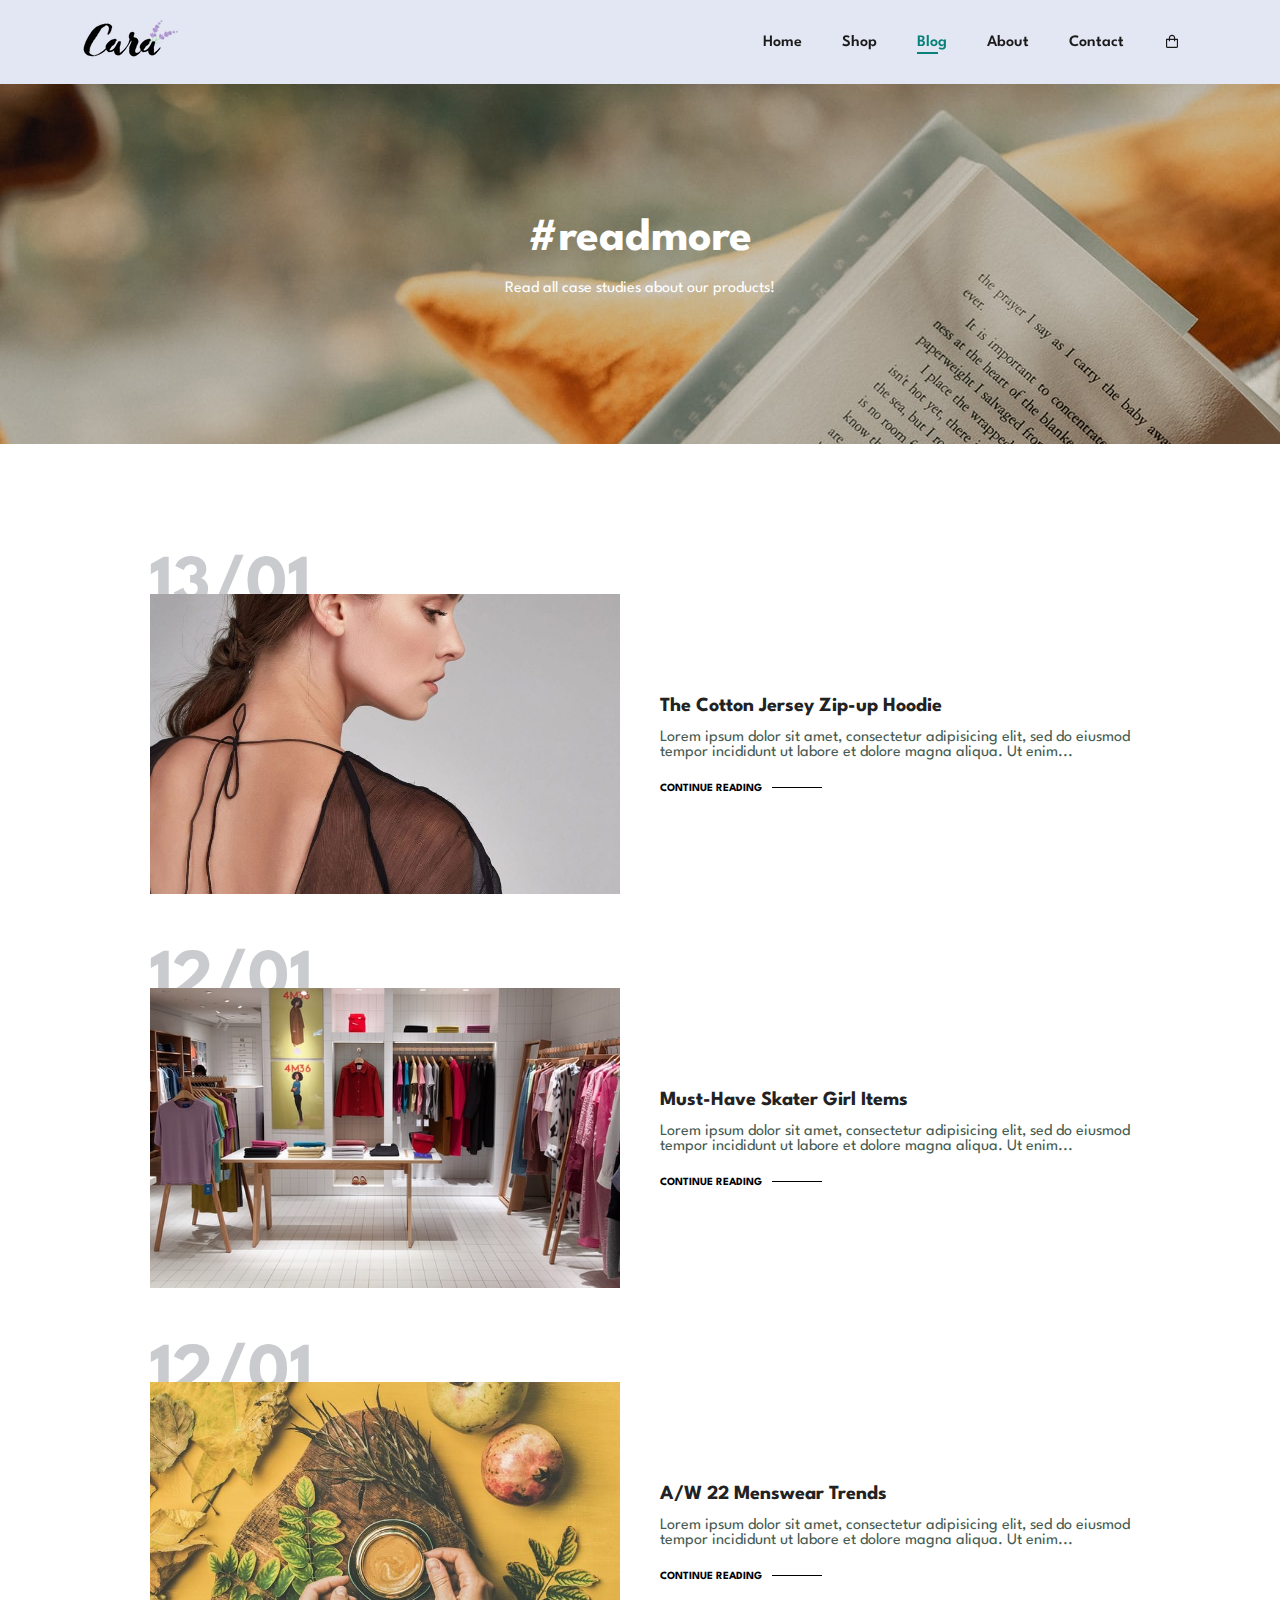
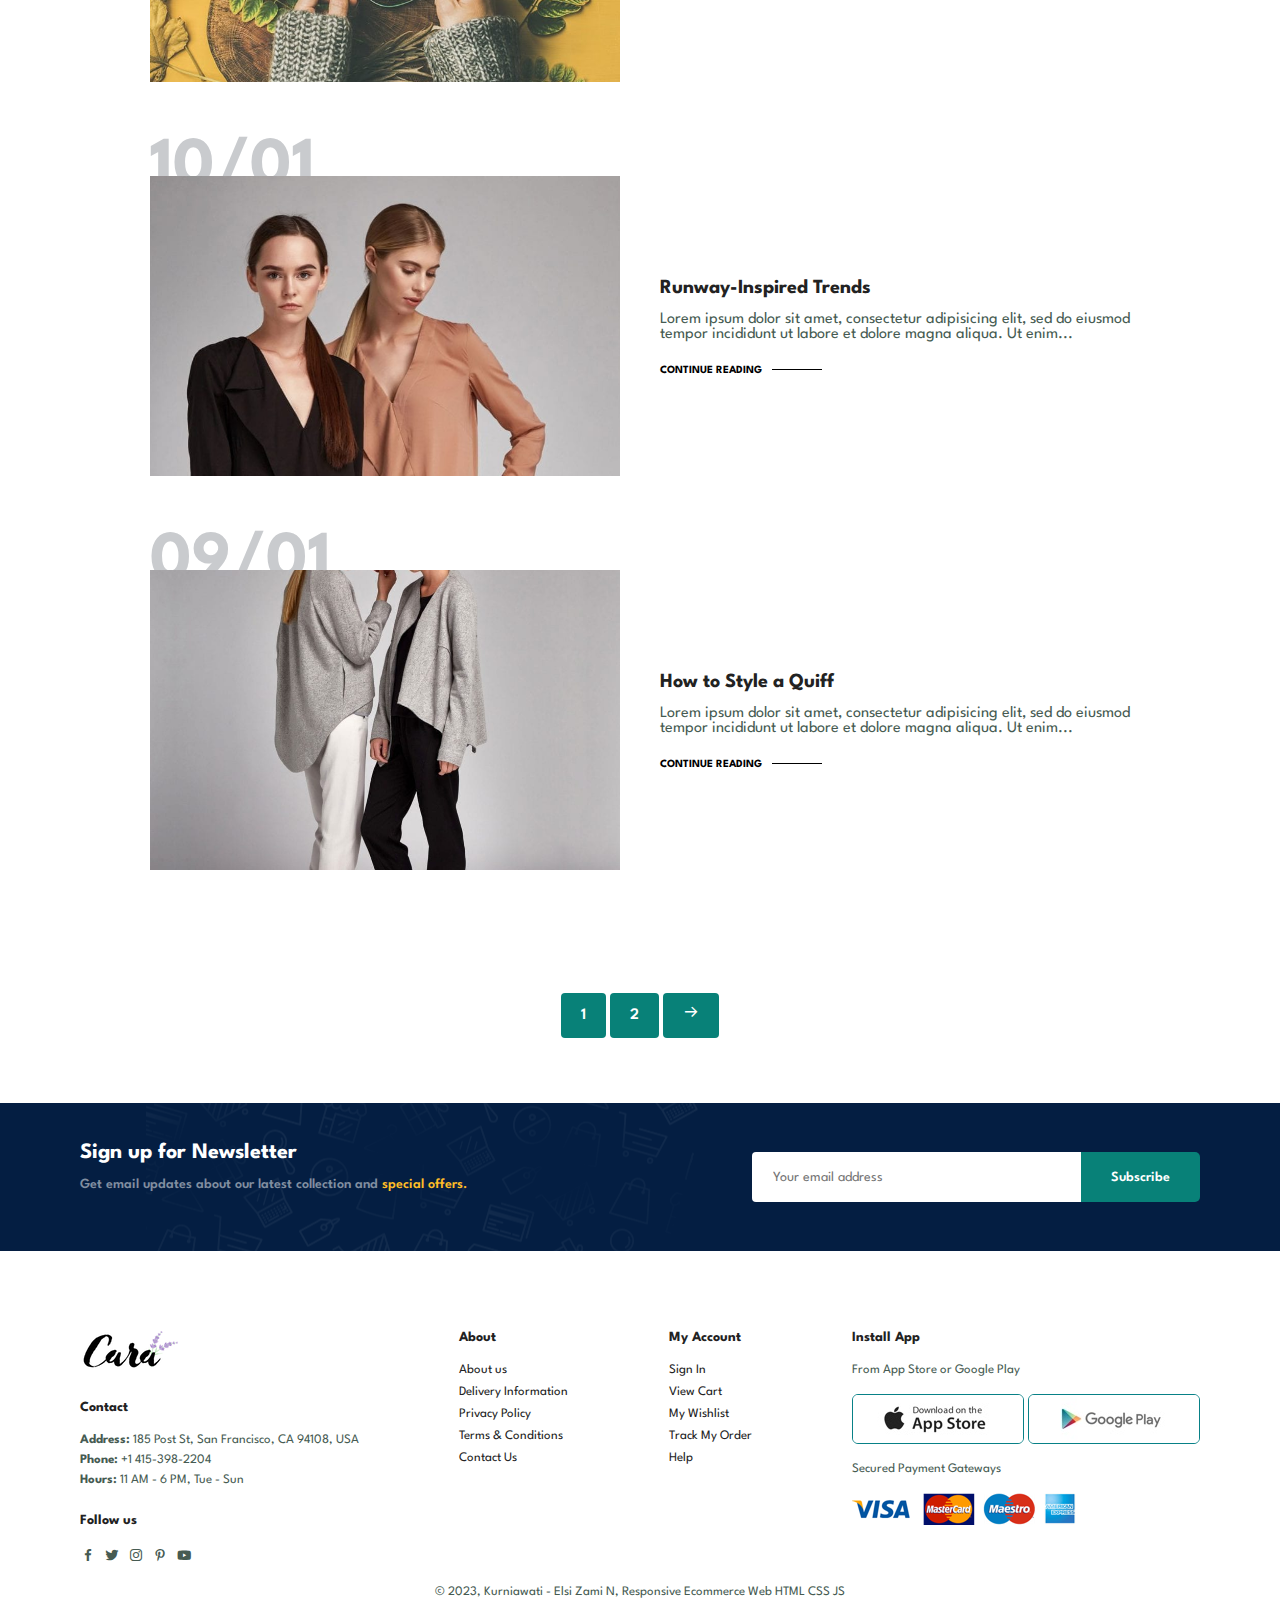
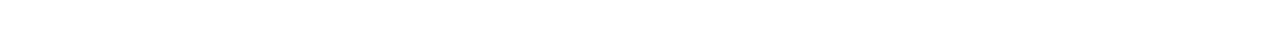
<file: blog.html>
<!DOCTYPE html>
<html lang="en">
<head>
	<meta charset="utf-8">
	<meta http-equiv="X-UA-Compatible" content="IE=edge">
	<meta name="viewport" content="width=device-width, initial-scale=1">
	<title>JVNG ECommerce</title>
	<link rel="stylesheet" type="text/css" href="style.css">
	<link href='https://unpkg.com/boxicons@2.1.4/css/boxicons.min.css' rel='stylesheet'>
</head>
<body>

	<section id="header">
		<a href="#"><img src="img/logo.png" class="logo" alt=""></a>
		<div>
			<ul id="navbar">
				<li><a href="index.html">Home</a></li>
				<li><a href="shop.html">Shop</a></li>
				<li><a class="active" href="blog.html">Blog</a></li>
				<li><a href="about.html">About</a></li>
				<li><a href="contact.html">Contact</a></li>
				<li id="lg-bag"><a href="cart.html"><i class='bx bx-shopping-bag'></i></a></li>
				<a href="#" id="close"><i class='bx bx-x'></i></a>
			</ul>
		</div>

		<div id="mobile">
			<a href="cart.html"><i class='bx bx-shopping-bag'></i></a>
			<i id="bar" class='bx bx-list-ul'></i>
		</div>
	</section>

	<section id="page-header" class="blog-header">
		<h2>#readmore</h2>
		<p>Read all case studies about our products!</p>
	</section>

	<section id="blog">
		<div class="blog-box">
			<div class="blog-img">
				<img src="img/blog/b1.jpg">
			</div>
			<div class="blog-details">
				<h4>The Cotton Jersey Zip-up Hoodie</h4>
				<p>Lorem ipsum dolor sit amet, consectetur adipisicing elit, sed do eiusmod
				tempor incididunt ut labore et dolore magna aliqua. Ut enim...</p>
				<a href="#">CONTINUE READING</a>
			</div>
			<h1>13/01</h1>
		</div>
		<div class="blog-box">
			<div class="blog-img">
				<img src="img/blog/b3.jpg">
			</div>
			<div class="blog-details">
				<h4>Must-Have Skater Girl Items</h4>
				<p>Lorem ipsum dolor sit amet, consectetur adipisicing elit, sed do eiusmod
				tempor incididunt ut labore et dolore magna aliqua. Ut enim...</p>
				<a href="#">CONTINUE READING</a>
			</div>
			<h1>12/01</h1>
		</div>
		<div class="blog-box">
			<div class="blog-img">
				<img src="img/blog/b6.jpg">
			</div>
			<div class="blog-details">
				<h4>A/W 22 Menswear Trends</h4>
				<p>Lorem ipsum dolor sit amet, consectetur adipisicing elit, sed do eiusmod
				tempor incididunt ut labore et dolore magna aliqua. Ut enim...</p>
				<a href="#">CONTINUE READING</a>
			</div>
			<h1>12/01</h1>
		</div>
		<div class="blog-box">
			<div class="blog-img">
				<img src="img/blog/b2.jpg">
			</div>
			<div class="blog-details">
				<h4>Runway-Inspired Trends</h4>
				<p>Lorem ipsum dolor sit amet, consectetur adipisicing elit, sed do eiusmod
				tempor incididunt ut labore et dolore magna aliqua. Ut enim...</p>
				<a href="#">CONTINUE READING</a>
			</div>
			<h1>10/01</h1>
		</div>
		<div class="blog-box">
			<div class="blog-img">
				<img src="img/blog/b4.jpg">
			</div>
			<div class="blog-details">
				<h4>How to Style a Quiff</h4>
				<p>Lorem ipsum dolor sit amet, consectetur adipisicing elit, sed do eiusmod
				tempor incididunt ut labore et dolore magna aliqua. Ut enim...</p>
				<a href="#">CONTINUE READING</a>
			</div>
			<h1>09/01</h1>
		</div>
	</section>

	<section id="pagination" class="section-p1">
		<a href="#">1</a>
		<a href="#">2</a>
		<a href="#"><i class='bx bx-arrow-back bx-rotate-180'></i></a>
	</section>

	<section id="newsletter" class="section-p1 section-m1">
		<div class="newstext">
			<h4>Sign up for Newsletter</h4>
			<p>Get email updates about our latest collection and <span>special offers.</span></p>
		</div>
		<div class="form">
			<input type="text" placeholder="Your email address">
			<button class="normal">Subscribe</button>
		</div>
	</section>

	<footer class="section-p1">
		<div class="col">
			<img class="logo" src="img/logo.png">
			<h4>Contact</h4>
			<p><strong>Address: </strong>185 Post St, San Francisco, CA 94108, USA</p>
			<p><strong>Phone: </strong>+1 415-398-2204</p>
			<p><strong>Hours: </strong>11 AM - 6 PM, Tue - Sun</p>
			<div class="follow">
				<h4>Follow us</h4>
				<div class="icon">
					<i class='bx bxl-facebook'></i>
					<i class='bx bxl-twitter'></i>
					<i class='bx bxl-instagram'></i>
					<i class='bx bxl-pinterest-alt'></i>
					<i class='bx bxl-youtube'></i>
				</div>
			</div>
		</div>

		<div class="col">
			<h4>About</h4>
			<a href="#">About us</a>
			<a href="#">Delivery Information</a>
			<a href="#">Privacy Policy</a>
			<a href="#">Terms & Conditions</a>
			<a href="#">Contact Us</a>
		</div>

		<div class="col">
			<h4>My Account</h4>
			<a href="#">Sign In</a>
			<a href="#">View Cart</a>
			<a href="#">My Wishlist</a>
			<a href="#">Track My Order</a>
			<a href="#">Help</a>
		</div>

		<div class="col install">
			<h4>Install App</h4>
			<p>From App Store or Google Play</p>
			<div class="row">
				<img src="img/pay/app.jpg">
				<img src="img/pay/play.jpg">
			</div>
			<p>Secured Payment Gateways</p>
			<img src="img/pay/pay.png">
		</div>

		<div class="copyright">
			<p>© 2023, Kurniawati - Elsi Zami N, Responsive Ecommerce Web HTML CSS JS</p>
		</div>
	</footer>
	




	<script type="text/javascript" src="script.js"></script>
</body>
</html>
</file>
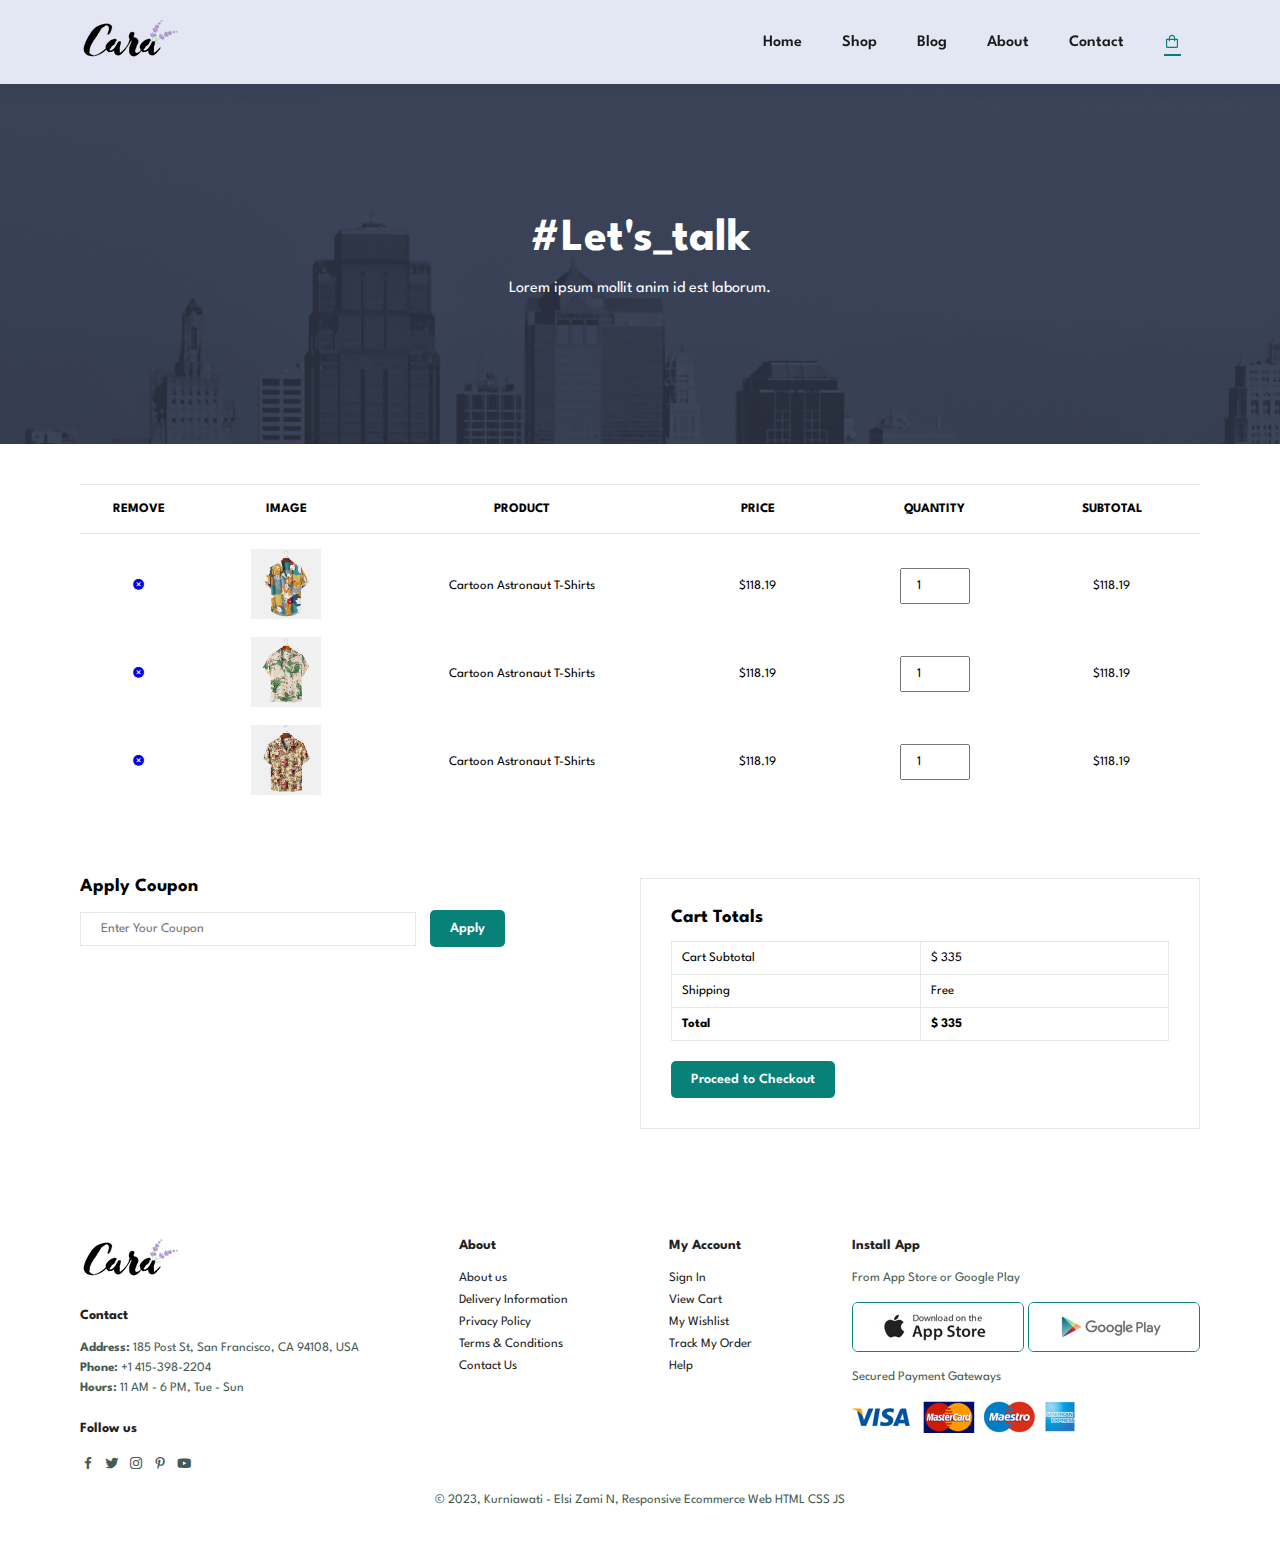
<file: cart.html>
<!DOCTYPE html>
<html lang="en">
  <head>
    <meta charset="utf-8" />
    <meta http-equiv="X-UA-Compatible" content="IE=edge" />
    <meta name="viewport" content="width=device-width, initial-scale=1" />
    <title>JVNG ECommerce</title>
    <link rel="stylesheet" type="text/css" href="style.css" />
    <link
      href="https://unpkg.com/boxicons@2.1.4/css/boxicons.min.css"
      rel="stylesheet"
    />
  </head>
  <body>
    <section id="header">
      <a href="#"><img src="img/logo.png" class="logo" alt="" /></a>
      <div>
        <ul id="navbar">
          <li><a href="index.html">Home</a></li>
          <li><a href="shop.thml">Shop</a></li>
          <li><a href="blog.html">Blog</a></li>
          <li><a href="about.html">About</a></li>
          <li><a href="contact.html">Contact</a></li>
          <li id="lg-bag">
            <a class="active" href="cart.html"
              ><i class="bx bx-shopping-bag"></i
            ></a>
          </li>
          <a href="#" id="close"><i class="bx bx-x"></i></a>
        </ul>
      </div>

      <div id="mobile">
        <a href="cart.html"><i class="bx bx-shopping-bag"></i></a>
        <i id="bar" class="bx bx-list-ul"></i>
      </div>
    </section>

    <section id="page-header" class="about-header">
      <h2>#Let's_talk</h2>
      <p>Lorem ipsum mollit anim id est laborum.</p>
    </section>

    <section id="cart" class="section-p1">
      <table width="100%">
        <thead>
          <tr>
            <td>Remove</td>
            <td>Image</td>
            <td>Product</td>
            <td>Price</td>
            <td>Quantity</td>
            <td>Subtotal</td>
          </tr>
        </thead>
        <tbody>
          <tr>
            <td>
              <a href="#"><i class="bx bxs-x-circle"></i></a>
            </td>
            <td><img src="img/products/f1.jpg" alt="" /></td>
            <td>Cartoon Astronaut T-Shirts</td>
            <td>$118.19</td>
            <td><input type="number" value="1" /></td>
            <td>$118.19</td>
          </tr>
          <tr>
            <td>
              <a href="#"><i class="bx bxs-x-circle"></i></a>
            </td>
            <td><img src="img/products/f2.jpg" alt="" /></td>
            <td>Cartoon Astronaut T-Shirts</td>
            <td>$118.19</td>
            <td><input type="number" value="1" /></td>
            <td>$118.19</td>
          </tr>
          <tr>
            <td>
              <a href="#"><i class="bx bxs-x-circle"></i></a>
            </td>
            <td><img src="img/products/f3.jpg" alt="" /></td>
            <td>Cartoon Astronaut T-Shirts</td>
            <td>$118.19</td>
            <td><input type="number" value="1" /></td>
            <td>$118.19</td>
          </tr>
        </tbody>
      </table>
    </section>

    <section id="cart-add" class="section-p1">
      <div id="coupon">
        <h3>Apply Coupon</h3>
        <div>
          <input type="text" placeholder="Enter Your Coupon" />
          <button class="normal">Apply</button>
        </div>
      </div>

      <div id="subtotal">
        <h3>Cart Totals</h3>
        <table>
          <tr>
            <td>Cart Subtotal</td>
            <td>$ 335</td>
          </tr>
          <tr>
            <td>Shipping</td>
            <td>Free</td>
          </tr>
          <tr>
            <td><strong>Total</strong></td>
            <td><strong>$ 335</strong></td>
          </tr>
        </table>
        <button class="normal">Proceed to Checkout</button>
      </div>
    </section>

    <footer class="section-p1">
      <div class="col">
        <img class="logo" src="img/logo.png" />
        <h4>Contact</h4>
        <p>
          <strong>Address: </strong>185 Post St, San Francisco, CA 94108, USA
        </p>
        <p><strong>Phone: </strong>+1 415-398-2204</p>
        <p><strong>Hours: </strong>11 AM - 6 PM, Tue - Sun</p>
        <div class="follow">
          <h4>Follow us</h4>
          <div class="icon">
            <i class="bx bxl-facebook"></i>
            <i class="bx bxl-twitter"></i>
            <i class="bx bxl-instagram"></i>
            <i class="bx bxl-pinterest-alt"></i>
            <i class="bx bxl-youtube"></i>
          </div>
        </div>
      </div>

      <div class="col">
        <h4>About</h4>
        <a href="#">About us</a>
        <a href="#">Delivery Information</a>
        <a href="#">Privacy Policy</a>
        <a href="#">Terms & Conditions</a>
        <a href="#">Contact Us</a>
      </div>

      <div class="col">
        <h4>My Account</h4>
        <a href="#">Sign In</a>
        <a href="#">View Cart</a>
        <a href="#">My Wishlist</a>
        <a href="#">Track My Order</a>
        <a href="#">Help</a>
      </div>

      <div class="col install">
        <h4>Install App</h4>
        <p>From App Store or Google Play</p>
        <div class="row">
          <img src="img/pay/app.jpg" />
          <img src="img/pay/play.jpg" />
        </div>
        <p>Secured Payment Gateways</p>
        <img src="img/pay/pay.png" />
      </div>

      <div class="copyright">
        <p>
          © 2023, Kurniawati - Elsi Zami N, Responsive Ecommerce Web HTML CSS JS
        </p>
      </div>
    </footer>

    <script type="text/javascript" src="script.js"></script>
  </body>
</html>
</file>
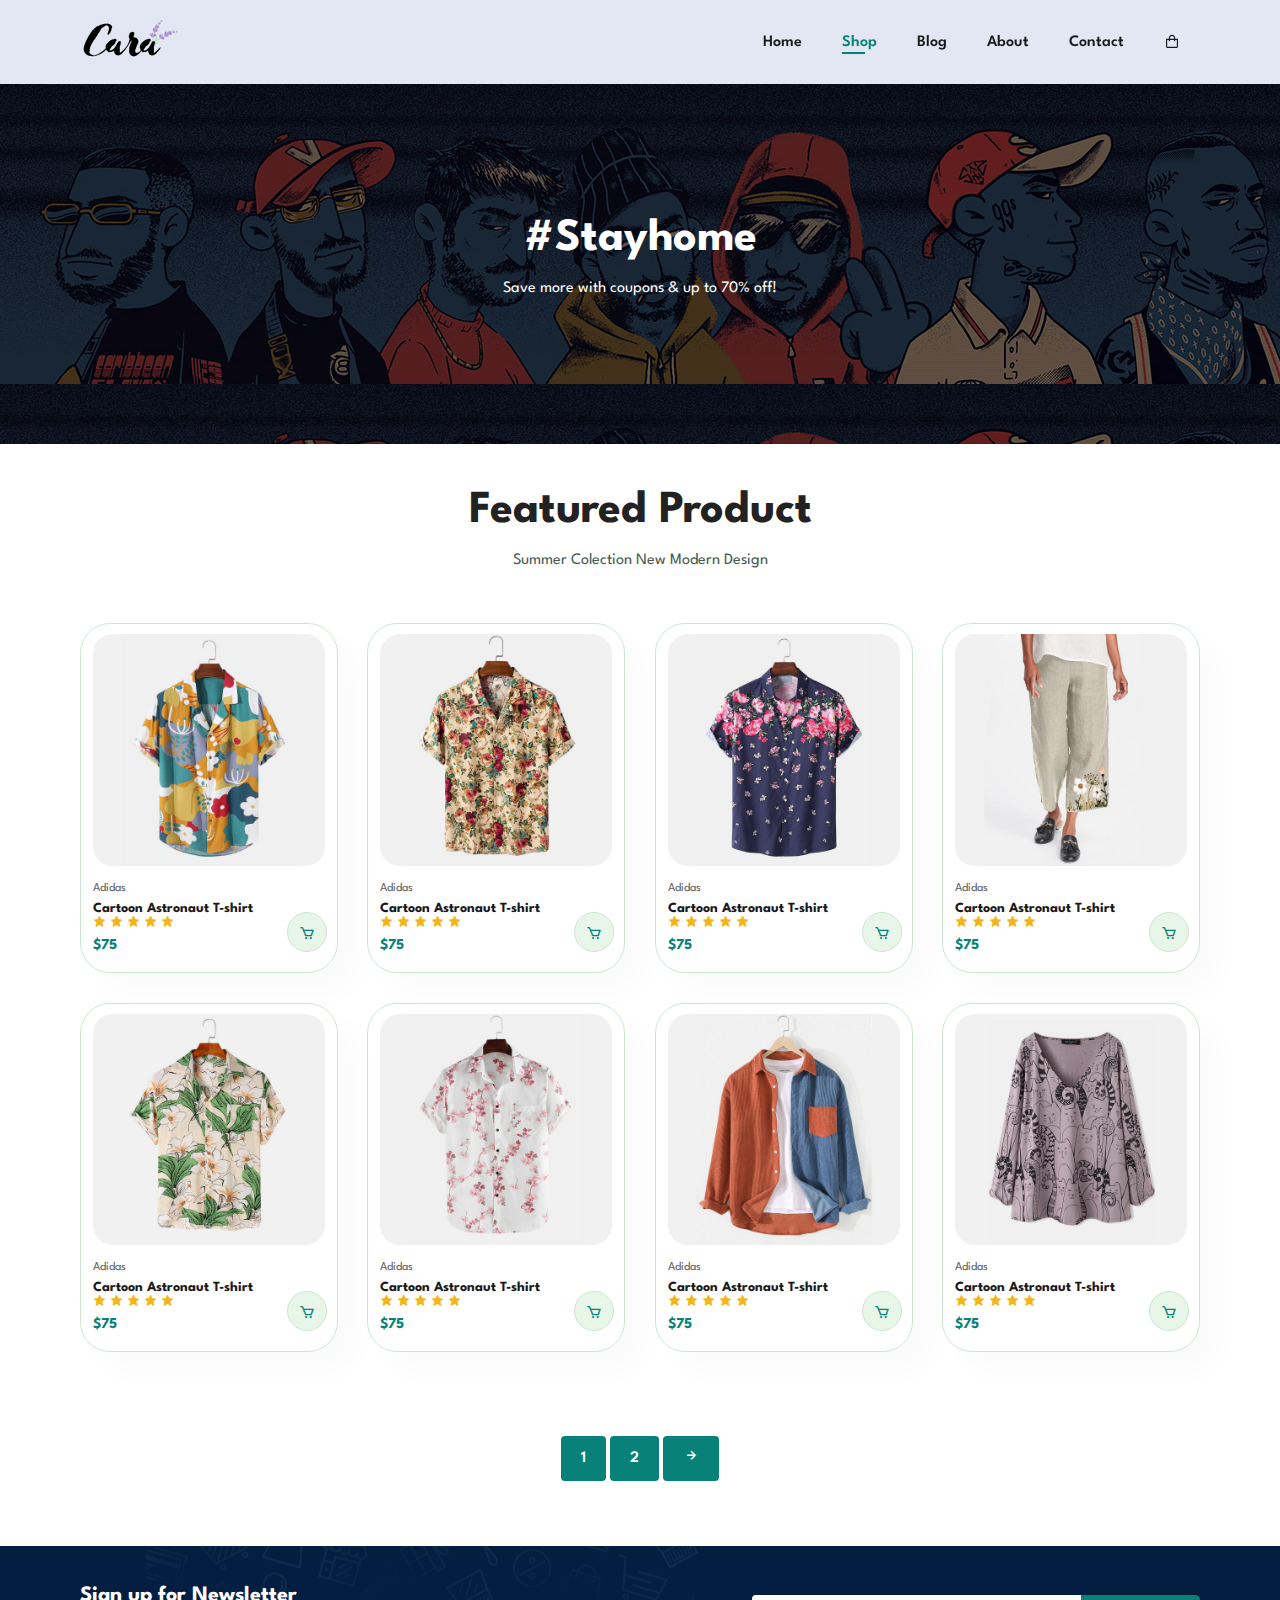
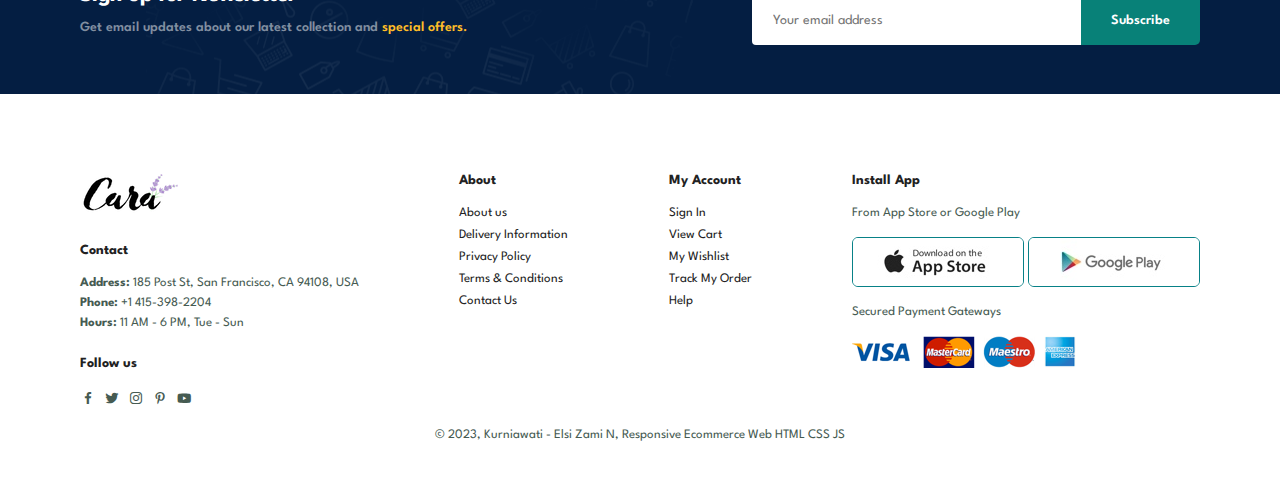
<file: shop.html>
<!DOCTYPE html>
<html lang="en">
  <head>
    <meta charset="utf-8" />
    <meta http-equiv="X-UA-Compatible" content="IE=edge" />
    <meta name="viewport" content="width=device-width, initial-scale=1" />
    <title>JVNG ECommerce</title>
    <link rel="stylesheet" type="text/css" href="style.css" />
    <link
      href="https://unpkg.com/boxicons@2.1.4/css/boxicons.min.css"
      rel="stylesheet"
    />
  </head>
  <body>
    <section id="header">
     	<a href="#"><img src="img/logo.png" class="logo" alt=""></a>
		<div>
			<ul id="navbar">
				<li><a href="index.html">Home</a></li>
				<li><a Class="active" href="shop.html">Shop</a></li>
				<li><a href="blog.html">Blog</a></li>
				<li><a href="about.html">About</a></li>
				<li><a href="contact.html">Contact</a></li>
				<li id="lg-bag"><a href="cart.html"><i class='bx bx-shopping-bag'></i></a></li>
				<a href="#" id="close"><i class='bx bx-x'></i></a>
			</ul>
		</div>

		<div id="mobile">
			<a href="cart.html"><i class='bx bx-shopping-bag'></i></a>
			<i id="bar" class='bx bx-list-ul'></i>
		</div>
    </section>
    <section id="page-header">
      <h2>#Stayhome</h2>
      <p>Save more with coupons & up to 70% off!</p>
    </section>
   <section id="product1" class="section-p1">
		<h2>Featured Product</h2>
		<p>Summer Colection New Modern Design</p>
		<div class="pro-container">
			<div class="pro" onclick="window.location. href='sproduct.html';">
				<img src="img/products/f1.jpg">
				<div class="des">
					<span>Adidas</span>
					<h5>Cartoon Astronaut T-shirt</h5>
					<div class="star">
						<i class='bx bxs-star'></i>
						<i class='bx bxs-star'></i>
						<i class='bx bxs-star'></i>
						<i class='bx bxs-star'></i>
						<i class='bx bxs-star'></i>
					</div>
					<h4>$75</h4>
				</div>
				<a href="#"><i class='bx bx-cart cart'></i></a>
			</div>
			<div class="pro">
				<img src="img/products/f3.jpg">
				<div class="des">
					<span>Adidas</span>
					<h5>Cartoon Astronaut T-shirt</h5>
					<div class="star">
						<i class='bx bxs-star'></i>
						<i class='bx bxs-star'></i>
						<i class='bx bxs-star'></i>
						<i class='bx bxs-star'></i>
						<i class='bx bxs-star'></i>
					</div>
					<h4>$75</h4>
				</div>
				<a href="#"><i class='bx bx-cart cart'></i></a>
			</div>
			<div class="pro">
				<img src="img/products/f5.jpg">
				<div class="des">
					<span>Adidas</span>
					<h5>Cartoon Astronaut T-shirt</h5>
					<div class="star">
						<i class='bx bxs-star'></i>
						<i class='bx bxs-star'></i>
						<i class='bx bxs-star'></i>
						<i class='bx bxs-star'></i>
						<i class='bx bxs-star'></i>
					</div>
					<h4>$75</h4>
				</div>
				<a href="#"><i class='bx bx-cart cart'></i></a>
			</div>
			<div class="pro">
				<img src="img/products/f7.jpg">
				<div class="des">
					<span>Adidas</span>
					<h5>Cartoon Astronaut T-shirt</h5>
					<div class="star">
						<i class='bx bxs-star'></i>
						<i class='bx bxs-star'></i>
						<i class='bx bxs-star'></i>
						<i class='bx bxs-star'></i>
						<i class='bx bxs-star'></i>
					</div>
					<h4>$75</h4>
				</div>
				<a href="#"><i class='bx bx-cart cart'></i></a>
			</div>
			<div class="pro">
				<img src="img/products/f2.jpg">
				<div class="des">
					<span>Adidas</span>
					<h5>Cartoon Astronaut T-shirt</h5>
					<div class="star">
						<i class='bx bxs-star'></i>
						<i class='bx bxs-star'></i>
						<i class='bx bxs-star'></i>
						<i class='bx bxs-star'></i>
						<i class='bx bxs-star'></i>
					</div>
					<h4>$75</h4>
				</div>
				<a href="#"><i class='bx bx-cart cart'></i></a>
			</div>
			<div class="pro">
				<img src="img/products/f4.jpg">
				<div class="des">
					<span>Adidas</span>
					<h5>Cartoon Astronaut T-shirt</h5>
					<div class="star">
						<i class='bx bxs-star'></i>
						<i class='bx bxs-star'></i>
						<i class='bx bxs-star'></i>
						<i class='bx bxs-star'></i>
						<i class='bx bxs-star'></i>
					</div>
					<h4>$75</h4>
				</div>
				<a href="#"><i class='bx bx-cart cart'></i></a>
			</div>
			<div class="pro">
				<img src="img/products/f6.jpg">
				<div class="des">
					<span>Adidas</span>
					<h5>Cartoon Astronaut T-shirt</h5>
					<div class="star">
						<i class='bx bxs-star'></i>
						<i class='bx bxs-star'></i>
						<i class='bx bxs-star'></i>
						<i class='bx bxs-star'></i>
						<i class='bx bxs-star'></i>
					</div>
					<h4>$75</h4>
				</div>
				<a href="#"><i class='bx bx-cart cart'></i></a>
			</div>
			<div class="pro">
				<img src="img/products/f8.jpg">
				<div class="des">
					<span>Adidas</span>
					<h5>Cartoon Astronaut T-shirt</h5>
					<div class="star">
						<i class='bx bxs-star'></i>
						<i class='bx bxs-star'></i>
						<i class='bx bxs-star'></i>
						<i class='bx bxs-star'></i>
						<i class='bx bxs-star'></i>
					</div>
					<h4>$75</h4>
				</div>
				<a href="#"><i class='bx bx-cart cart'></i></a>
			</div>
		</div>
	</section>

    <section id="pagination" class="section-p1">
      <a href="#">1</a>
      <a href="#">2</a>
      <a href="#"><i class="bx bx-right-arrow-alt"></i></a>
    </section>

    <section id="newsletter" class="section-p1 section-m1">
		<div class="newstext">
			<h4>Sign up for Newsletter</h4>
			<p>Get email updates about our latest collection and <span>special offers.</span></p>
		</div>
		<div class="form">
			<input type="text" placeholder="Your email address">
			<button class="normal">Subscribe</button>
		</div>
	</section>

	<footer class="section-p1">
		<div class="col">
			<img class="logo" src="img/logo.png">
			<h4>Contact</h4>
			<p><strong>Address: </strong>185 Post St, San Francisco, CA 94108, USA</p>
			<p><strong>Phone: </strong>+1 415-398-2204</p>
			<p><strong>Hours: </strong>11 AM - 6 PM, Tue - Sun</p>
			<div class="follow">
				<h4>Follow us</h4>
				<div class="icon">
					<i class='bx bxl-facebook'></i>
					<i class='bx bxl-twitter'></i>
					<i class='bx bxl-instagram'></i>
					<i class='bx bxl-pinterest-alt'></i>
					<i class='bx bxl-youtube'></i>
				</div>
			</div>
		</div>
    
       <div class="col">
			<h4>About</h4>
			<a href="#">About us</a>
			<a href="#">Delivery Information</a>
			<a href="#">Privacy Policy</a>
			<a href="#">Terms & Conditions</a>
			<a href="#">Contact Us</a>
		</div>

		<div class="col">
			<h4>My Account</h4>
			<a href="#">Sign In</a>
			<a href="#">View Cart</a>
			<a href="#">My Wishlist</a>
			<a href="#">Track My Order</a>
			<a href="#">Help</a>
		</div>

		<div class="col install">
			<h4>Install App</h4>
			<p>From App Store or Google Play</p>
			<div class="row">
				<img src="img/pay/app.jpg">
				<img src="img/pay/play.jpg">
			</div>
			<p>Secured Payment Gateways</p>
			<img src="img/pay/pay.png">
		</div>

		<div class="copyright">
			<p>© 2023, Kurniawati - Elsi Zami N, Responsive Ecommerce Web HTML CSS JS</p>
		</div>
    </footer>



    <script type="text/javascript" src="script.js"></script>
  </body>
</html>
</file>
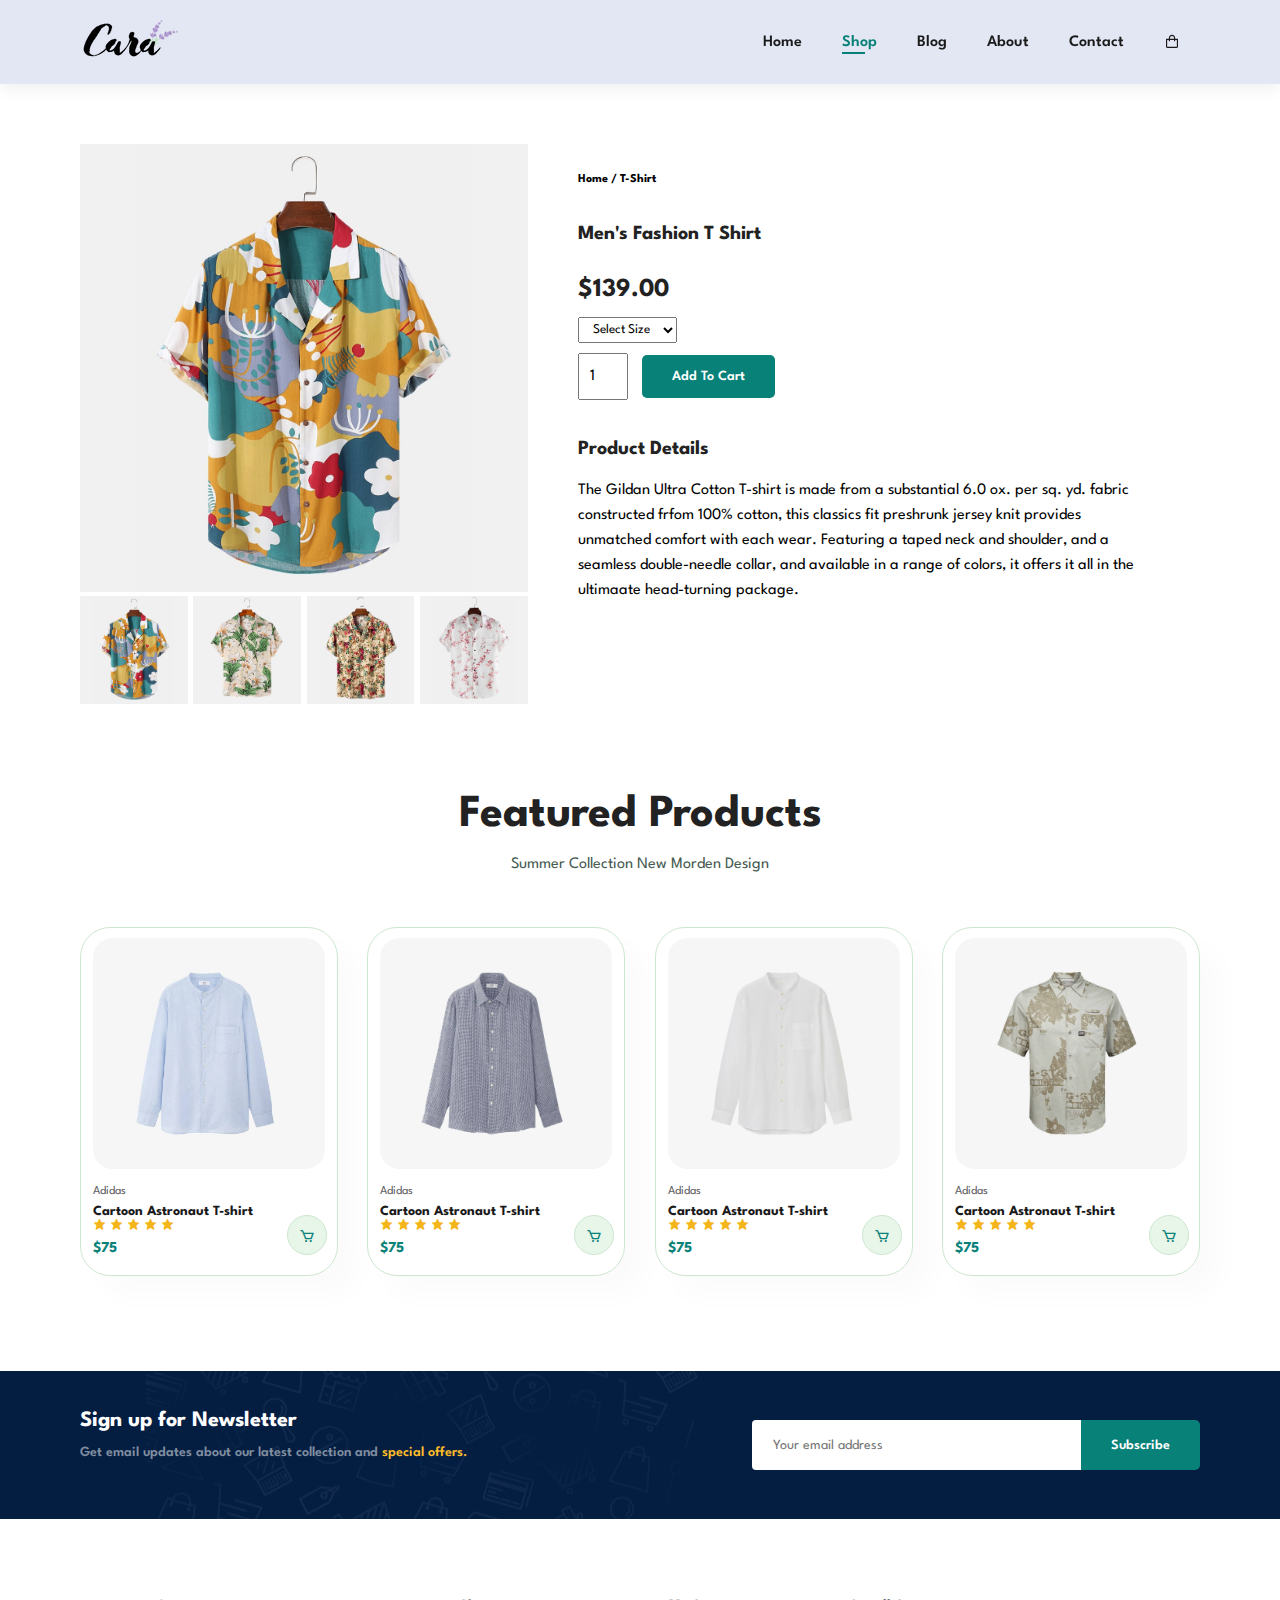
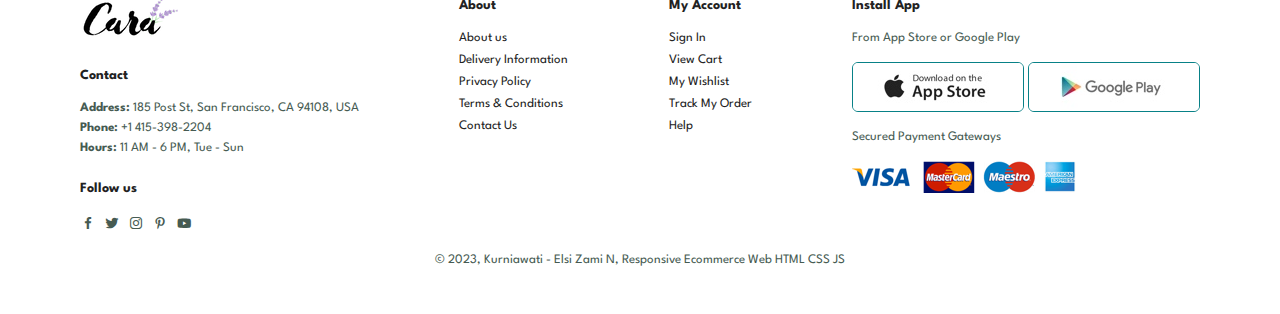
<file: sproduct.html>
<!DOCTYPE html>
<html lang="en">
  <head>
    <meta charset="utf-8" />
    <meta http-equiv="X-UA-Compatible" content="IE=edge" />
    <meta name="viewport" content="width=device-width, initial-scale=1" />
    <title>JVNG ECommerce</title>
    <link rel="stylesheet" type="text/css" href="style.css" />
    <link
      href="https://unpkg.com/boxicons@2.1.4/css/boxicons.min.css"
      rel="stylesheet"
    />
  </head>
  <body>
    <section id="header">
     	<a href="#"><img src="img/logo.png" class="logo" alt=""></a>
		<div>
			<ul id="navbar">
				<li><a href="index.html">Home</a></li>
				<li><a class="active" href="shop.html">Shop</a></li>
				<li><a href="blog.html">Blog</a></li>
				<li><a href="about.html">About</a></li>
				<li><a href="contact.html">Contact</a></li>
				<li id="lg-bag"><a href="cart.html"><i class='bx bx-shopping-bag'></i></a></li>
				<a href="#" id="close"><i class='bx bx-x'></i></a>
			</ul>
		</div>

		<div id="mobile">
			<a href="cart.html"><i class='bx bx-shopping-bag'></i></a>
			<i id="bar" class='bx bx-list-ul'></i>
		</div>
    </section>
    <section id="prodetails" class="section-p1">
        <div class="single-pro-image">
            <img src="img/products/f1.jpg" width="100%" id="MainImg" alt="">

            <div class="small-img-group">
                <div class="small-img-col">
                    <img src="img/products/f1.jpg" width="100%" class="small-img" alt="">
                </div>
                <div class="small-img-col">
                    <img src="img/products/f2.jpg" width="100%" class="small-img" alt="">
                </div>
                <div class="small-img-col">
                    <img src="img/products/f3.jpg" width="100%" class="small-img" alt="">
                </div>
                <div class="small-img-col">
                    <img src="img/products/f4.jpg" width="100%" class="small-img" alt="">
                </div>
            </div>
        </div>
   
    <div class="single-pro-details">
        <h6>Home / T-Shirt</h6>
        <h4>Men's Fashion T Shirt</h4>
        <h2>$139.00</h2>
        <select>
            <option>Select Size</option>
            <option>XL</option>
            <option>XXL</option>
            <option>Small</option>
            <option>Large</option>
        </select>
        <input type="number" value="1">
        <button class="normal">Add To Cart</button>
        <h4>Product Details</h4>
        <span>The Gildan Ultra Cotton T-shirt is made from a substantial 6.0 ox. per sq. yd. fabric constructed frfom 100% cotton, this classics fit preshrunk jersey knit provides unmatched comfort with each wear. Featuring a taped neck and shoulder, and a seamless double-needle collar, and available in a range of colors, it offers it all in the ultimaate head-turning package.</span>
    </div>
     </section>

      <section id="product1" class="section-p1">
        <h2>Featured Products</h2>
        <p>Summer Collection New Morden Design</p>
          <div class="pro-container">
			<div class="pro" onclick="window.location. href='sproduct.html';">
				<img src="img/products/n1.jpg">
				<div class="des">
					<span>Adidas</span>
					<h5>Cartoon Astronaut T-shirt</h5>
					<div class="star">
						<i class='bx bxs-star'></i>
						<i class='bx bxs-star'></i>
						<i class='bx bxs-star'></i>
						<i class='bx bxs-star'></i>
						<i class='bx bxs-star'></i>
					</div>
					<h4>$75</h4>
				</div>
				<a href="#"><i class='bx bx-cart cart'></i></a>
			</div>
			<div class="pro">
				<img src="img/products/n2.jpg">
				<div class="des">
					<span>Adidas</span>
					<h5>Cartoon Astronaut T-shirt</h5>
					<div class="star">
						<i class='bx bxs-star'></i>
						<i class='bx bxs-star'></i>
						<i class='bx bxs-star'></i>
						<i class='bx bxs-star'></i>
						<i class='bx bxs-star'></i>
					</div>
					<h4>$75</h4>
				</div>
				<a href="#"><i class='bx bx-cart cart'></i></a>
			</div>
			<div class="pro">
				<img src="img/products/n3.jpg">
				<div class="des">
					<span>Adidas</span>
					<h5>Cartoon Astronaut T-shirt</h5>
					<div class="star">
						<i class='bx bxs-star'></i>
						<i class='bx bxs-star'></i>
						<i class='bx bxs-star'></i>
						<i class='bx bxs-star'></i>
						<i class='bx bxs-star'></i>
					</div>
					<h4>$75</h4>
				</div>
				<a href="#"><i class='bx bx-cart cart'></i></a>
			</div>
			<div class="pro">
				<img src="img/products/n4.jpg">
				<div class="des">
					<span>Adidas</span>
					<h5>Cartoon Astronaut T-shirt</h5>
					<div class="star">
						<i class='bx bxs-star'></i>
						<i class='bx bxs-star'></i>
						<i class='bx bxs-star'></i>
						<i class='bx bxs-star'></i>
						<i class='bx bxs-star'></i>
					</div>
					<h4>$75</h4>
				</div>
				<a href="#"><i class='bx bx-cart cart'></i></a>
			</div>  
      </section>
 
    <section id="newsletter" class="section-p1 section-m1">
		<div class="newstext">
			<h4>Sign up for Newsletter</h4>
			<p>Get email updates about our latest collection and <span>special offers.</span></p>
		</div>
		<div class="form">
			<input type="text" placeholder="Your email address">
			<button class="normal">Subscribe</button>
		</div>
	</section>

	<footer class="section-p1">
		<div class="col">
			<img class="logo" src="img/logo.png">
			<h4>Contact</h4>
			<p><strong>Address: </strong>185 Post St, San Francisco, CA 94108, USA</p>
			<p><strong>Phone: </strong>+1 415-398-2204</p>
			<p><strong>Hours: </strong>11 AM - 6 PM, Tue - Sun</p>
			<div class="follow">
				<h4>Follow us</h4>
				<div class="icon">
					<i class='bx bxl-facebook'></i>
					<i class='bx bxl-twitter'></i>
					<i class='bx bxl-instagram'></i>
					<i class='bx bxl-pinterest-alt'></i>
					<i class='bx bxl-youtube'></i>
				</div>
			</div>
		</div>
    
       <div class="col">
			<h4>About</h4>
			<a href="#">About us</a>
			<a href="#">Delivery Information</a>
			<a href="#">Privacy Policy</a>
			<a href="#">Terms & Conditions</a>
			<a href="#">Contact Us</a>
		</div>

		<div class="col">
			<h4>My Account</h4>
			<a href="#">Sign In</a>
			<a href="#">View Cart</a>
			<a href="#">My Wishlist</a>
			<a href="#">Track My Order</a>
			<a href="#">Help</a>
		</div>

		<div class="col install">
			<h4>Install App</h4>
			<p>From App Store or Google Play</p>
			<div class="row">
				<img src="img/pay/app.jpg">
				<img src="img/pay/play.jpg">
			</div>
			<p>Secured Payment Gateways</p>
			<img src="img/pay/pay.png">
		</div>

		<div class="copyright">
			<p>© 2023, Kurniawati - Elsi Zami N, Responsive Ecommerce Web HTML CSS JS</p>
		</div>
    </footer>

    <script>
      var MainImg = document.getElementById("MainImg");
      var smallimg = document.getElementsByClassName("small-img");

      smallimg[0].onclick = function(){
        MainImg.src = smallimg[0].src;
      }
       smallimg[1].onclick = function(){
        MainImg.src = smallimg[1].src;
      }
       smallimg[2].onclick = function(){
        MainImg.src = smallimg[2].src;
      }
       smallimg[3].onclick = function(){
        MainImg.src = smallimg[3].src;
      }
    </script>

    <script type="text/javascript" src="script.js"></script>
  </body>
</html>
</file>
<file: style.css>
@import url("https://fonts.googleapis.com/css2?family=Spartan:wght@100;200;300;400;500;600;700;800;900&display=swap");

* {
  margin: 0;
  padding: 0;
  box-sizing: border-box;
  font-family: "Spartan", sans-serif;
}

h1 {
  font-size: 50px;
  line-height: 64px;
  color: #222;
}

h2 {
  font-size: 46px;
  line-height: 54px;
  color: #222;
}

h4 {
  font-size: 20px;
  color: #222;
}

h6 {
  font-weight: 700;
  font-size: 12px;
}

p {
  font-size: 16px;
  color: #465b52;
  margin: 15px 0 20px 0;
}

.section-p1 {
  padding: 40px 80px;
}

.section-m1 {
  margin: 40px 0;
}

button.normal {
  font-size: 14px;
  font-weight: 600;
  padding: 15px 30px;
  color: #000;
  background-color: #fff;
  border-radius: 5px;
  cursor: pointer;
  border: none;
  outline: none;
  transition: 0.2s;
}

button.white {
  font-size: 13px;
  font-weight: 600;
  padding: 11px 18px;
  color: #fff;
  background-color: transparent;
  cursor: pointer;
  border: 1px solid #fff;
  outline: none;
  transition: 0.2s;
}

body {
  width: 100%;
}

/* Header Start */

#header {
  display: flex;
  align-items: center;
  justify-content: space-between;
  padding: 20px 80px;
  background: #e3e6f3;
  box-shadow: 0 5px 15px rgba(0, 0, 0, 0.06);
  z-index: 999;
  position: sticky;
  top: 0;
  left: 0;
}

#navbar {
  display: flex;
  align-items: center;
  justify-content: center;
}

#navbar li {
  list-style: none;
  padding: 0 20px;
  position: relative;
}

#navbar li a {
  text-decoration: none;
  font-size: 16px;
  font-weight: 600;
  color: #1a1a1a;
  transition: 0.3s ease;
}

#navbar li a:hover,
#navbar li a.active {
  color: #088178;
}

#navbar li a.active::after,
#navbar li a:hover::after {
  content: "";
  width: 30%;
  height: 2px;
  background: #088178;
  position: absolute;
  bottom: -4px;
  left: 20px;
}

#mobile {
  display: none;
  align-items: center;
}

#close {
  display: none;
}

/* Home Page */
#hero {
  background-image: url("img/sj.png");
  height: 90vh;
  width: 100%;
  background-size: cover;
  background-position: top 25% right 0;
  padding: 0 80px;
  display: flex;
  flex-direction: column;
  align-items: flex-start;
  justify-content: center;
}

#hero h4 {
  padding-bottom: 15px;
}

#hero h1 {
  color: #088178;
}

#hero button {
  background-image: url("img/button.png");
  background-color: transparent;
  color: #088178;
  border: 0;
  padding: 14px 80px 14px 65px;
  background-repeat: no-repeat;
  cursor: pointer;
  font-weight: 700;
  font-size: 15px;
}

#feature {
  display: flex;
  align-items: center;
  justify-content: space-between;
  flex-wrap: wrap;
}

#feature .fe-box {
  width: 180px;
  text-align: center;
  padding: 25px 15px;
  box-shadow: 20px 20px 34px rgba(0, 0, 0, 0.03);
  border: 1px solid #cce7d0;
  border-radius: 10px;
  margin: 15px 0;
}

#feature .fe-box:hover {
  box-shadow: 10px 10px 54px rgba(70, 62, 221, 0.1);
}

#feature .fe-box img {
  width: 100%;
  margin-bottom: 10px;
}

#feature .fe-box h6 {
  display: inline-block;
  padding: 9px 8px 6px 8px;
  line-height: 1;
  border-radius: 5px;
  color: #088178;
  background-color: #fddde4;
}

#feature .fe-box:nth-child(2) h6 {
  background-color: #cdebbc;
}

#feature .fe-box:nth-child(3) h6 {
  background-color: #d1e8f2;
}

#feature .fe-box:nth-child(4) h6 {
  background-color: #cdd4d8;
}

#feature .fe-box:nth-child(5) h6 {
  background-color: #f6dbf6;
}

#feature .fe-box:nth-child(6) h6 {
  background-color: #fff2e5;
}

#product1 {
  text-align: center;
}

#product1 .pro-container {
  display: flex;
  justify-content: space-between;
  padding-top: 20px;
  flex-wrap: wrap;
}

#product1 .pro {
  width: 23%;
  min-width: 250px;
  padding: 10px 12px;
  border: 1px solid #cce7d0;
  border-radius: 30px;
  cursor: pointer;
  box-shadow: 20px 20px 30px rgba(0, 0, 0, 0.02);
  margin: 15px 0;
  transition: 0.2s ease;
  position: relative;
}

#product1 .pro:hover {
  box-shadow: 20px 20px 30px rgba(0, 0, 0, 0.06);
}

#product1 .pro img {
  width: 100%;
  border-radius: 20px;
}

#product1 .pro .des {
  text-align: start;
  padding: 10px 0;
}

#product1 .pro .des span {
  color: #606063;
  font-size: 12px;
}

#product1 .pro .des h5 {
  padding-top: 7px;
  color: #1a1a1a;
  font-size: 14px;
}

#product1 .pro .des i {
  font-size: 13px;
  color: rgb(243, 181, 25);
}

#product1 .pro .des h4 {
  padding-top: 7px;
  font-size: 15px;
  font-weight: 700;
  color: #088178;
}

#product1 .pro .cart {
  width: 40px;
  height: 40px;
  line-height: 40px;
  border-radius: 50px;
  background-color: #e8f6ea;
  font-weight: 500;
  color: #088178;
  border: 1px solid #cce7d0;
  position: absolute;
  bottom: 20px;
  right: 10px;
}

#banner {
  display: flex;
  flex-direction: column;
  justify-content: center;
  align-items: center;
  text-align: center;
  background-image: url("img/banner/b2.jpg");
  width: 100%;
  height: 40vh;
  background-size: cover;
  background-position: center;
}

#banner h4 {
  color: #fff;
  font-size: 16px;
}

#banner h2 {
  color: #fff;
  font-size: 30px;
  padding: 10px 0;
}

#banner h2 span {
  color: #ef3636;
}

#banner button:hover {
  background-color: #088178;
  color: #fff;
}

#sm-banner {
  display: flex;
  justify-content: space-between;
  flex-wrap: wrap;
}

#sm-banner .banner-box {
  display: flex;
  flex-direction: column;
  justify-content: center;
  align-items: flex-start;
  background-image: url("img/banner/b17.jpg");
  min-width: 580px;
  height: 50vh;
  background-size: cover;
  background-position: center;
  padding: 30px;
}

#sm-banner .banner-box2 {
  background-image: url("img/banner/b7.jpg");
}

#sm-banner h4 {
  color: #fff;
  font-size: 20px;
  font-weight: 300;
}

#sm-banner h2 {
  color: #fff;
  font-size: 28px;
  font-weight: 800;
}

#sm-banner span {
  color: #fff;
  font-size: 14px;
  font-weight: 500;
  padding-bottom: 15px;
}

#sm-banner .banner-box:hover button {
  background-color: #088178;
  color: #fff;
}

#banner3 {
  display: flex;
  justify-content: space-between;
  flex-wrap: wrap;
  padding: 0 80px;
}

#banner3 .banner-box {
  display: flex;
  flex-direction: column;
  justify-content: center;
  align-items: flex-start;
  background-image: url("img/banner/b4.jpg");
  min-width: 30%;
  height: 30vh;
  background-size: cover;
  background-position: center;
  padding: 20px;
  margin-bottom: 20px;
}

#banner3 .banner-box2 {
  background-image: url("img/banner/b18.jpg");
}
#banner3 .banner-box3 {
  background-image: url("img/banner/b10.jpg");
}

#banner3 h2 {
  color: #fff;
  font-weight: 900;
  font-size: 22px;
}

#banner3 h3 {
  color: greenyellow;
  font-weight: 800;
  font-size: 15px;
}

#newsletter {
  display: flex;
  justify-content: space-between;
  flex-wrap: wrap;
  align-items: center;
  background-image: url("img/banner/b14.png");
  background-repeat: no-repeat;
  background-position: 20% 30%;
  background-color: #041e42;
}

#newsletter h4 {
  font-size: 22px;
  font-weight: 700;
  color: #fff;
}

#newsletter p {
  font-size: 14px;
  font-weight: 600;
  color: #818ea0;
}

#newsletter p span {
  color: #ffbd27;
}

#newsletter .form {
  display: flex;
  width: 40%;
}

#newsletter input {
  height: 3.125rem;
  padding: 0 1.25rem;
  font-size: 14px;
  width: 100%;
  border: 1px solid transparent;
  border-radius: 4px;
  outline: none;
  border-top-right-radius: 0;
  border-bottom-right-radius: 0;
}

#newsletter button {
  background-color: #088178;
  color: #fff;
  border-top-left-radius: 0;
  border-bottom-left-radius: 0;
}

footer {
  display: flex;
  flex-wrap: wrap;
  justify-content: space-between;
}

footer .col {
  display: flex;
  flex-direction: column;
  align-items: flex-start;
  margin-bottom: 20px;
}

footer .logo {
  margin-bottom: 30px;
}

footer h4 {
  font-size: 14px;
  padding-bottom: 20px;
}

footer p {
  font-size: 13px;
  margin: 0 0 8px 0;
}

footer a {
  font-size: 13px;
  text-decoration: none;
  color: #222;
  margin-bottom: 10px;
}

footer .follow {
  margin-top: 20px;
}

footer .follow i {
  color: #465b52;
  padding-right: 4px;
  cursor: pointer;
}

footer .install .row img {
  border: 1px solid #088187;
  border-radius: 6px;
}

footer .install img {
  margin: 10px 0 15px 0;
}

footer .follow i:hover,
footer a:hover {
  color: #088178;
}

footer .copyright {
  width: 100%;
  text-align: center;
}

/* Shop Page */
#page-header {
  background-image: url("img/banner/b1.jpg");
  width: 100%;
  height: 40vh;
  display: flex;
  text-align: center;
  justify-content: center;
  flex-direction: column;
  padding: 14px;
}

#page-header h2,
#page-header p {
  color: #fff;
}

#pagination {
  text-align: center;
}

#pagination a {
  text-decoration: none;
  background-color: #088178;
  padding: 15px 20px;
  color: #fff;
  border-radius: 4px;
  font-weight: 600;
}

/* Single Product */
#prodetails {
  display: flex;
  margin-top: 20px;
}

#prodetails .single-pro-image {
  width: 40%;
  margin-right: 50px;
}

.small-img-group {
  display: flex;
  justify-content: space-between;
}

.small-img-col {
  flex-basis: 24%;
  cursor: pointer;
}

#prodetails .single-pro-details {
  width: 50%;
  padding-top: 30px;
}

#prodetails .single-pro-details h4 {
  padding: 40px 0 20px 0;
}

#prodetails .single-pro-details h2 {
  font-size: 26px;
}

#prodetails .single-pro-details select {
  display: block;
  padding: 5px 10px;
  margin-bottom: 10px;
}

#prodetails .single-pro-details input {
  width: 50px;
  height: 47px;
  padding-left: 10px;
  font-size: 16px;
  margin-right: 10px;
}

#prodetails .single-pro-details input:focus {
  outline: none;
}

#prodetails .single-pro-details button {
  background-color: #088178;
  color: #fff;
}

#prodetails .single-pro-details span {
  line-height: 25px;
}

/* Blog Page */
#page-header.blog-header {
  background-image: url("img/banner/b19.jpg");
}

#blog {
  padding: 150px 150px 0 150px;
}

#blog .blog-box {
  display: flex;
  align-items: center;
  width: 100%;
  position: relative;
  padding-bottom: 90px;
}

#blog .blog-img {
  width: 50%;
  margin-right: 40px;
}

#blog img {
  width: 100%;
  height: 300px;
  object-fit: cover;
}

#blog .blog-details {
  width: 50%;
}

#blog .blog-details a {
  text-decoration: none;
  font-size: 11px;
  color: #000;
  font-weight: 700;
  position: relative;
  transition: 0.3s;
}

#blog .blog-details a::after {
  content: "";
  width: 50px;
  height: 1px;
  background-color: #000;
  position: absolute;
  top: 4px;
  right: -60px;
}

#blog .blog-details a:hover {
  color: #088178;
}

#blog .blog-details a:hover::after {
  background-color: #088178;
}

#blog .blog-box h1 {
  position: absolute;
  top: -40px;
  left: 0;
  font-size: 70px;
  font-weight: 700;
  color: #c9cbce;
  z-index: -9;
}

/* About Page */
#page-header.about-header {
  background-image: url("img/about/banner.png");
}

#about-head {
  display: flex;
  align-items: center;
}

#about-head img {
  width: 50%;
  height: auto;
}

#about-head div {
  padding-left: 40px;
}

#about-app {
  text-align: center;
}

#about-app .video {
  width: 70%;
  height: 100%;
  margin: 30px auto 0 auto;
}

#about-app .video video {
  width: 100%;
  height: 100%;
  border-radius: 20px;
}

/* Contact Page */

#contact-details {
  display: flex;
  align-items: center;
  justify-content: space-between;
}

#contact-details .details {
  width: 40%;
}

#contact-details .details span,
#form-details form span {
  font-size: 12px;
}

#contact-details .details h2,
#form-details form h2 {
  font-size: 26px;
  line-height: 35px;
  padding: 20px 0;
}

#contact-details .details h3 {
  font-size: 16px;
  padding-bottom: 15px;
}

#contact-details .details li {
  list-style: none;
  display: flex;
  padding: 10px 0;
}

#contact-details .details li i {
  font-size: 14px;
  padding-right: 22px;
}

#contact-details .details li p {
  margin: 0;
  font-size: 14px;
}

#contact-details .map {
  width: 55%;
  height: 400px;
}

#contact-details .map iframe {
  width: 100%;
  height: 100%;
}

#form-details {
  display: flex;
  justify-content: space-between;
  margin: 30px;
  padding: 80px;
  border: 1px solid #e1e1e1;
}

#form-details form {
  display: flex;
  flex-direction: column;
  align-items: flex-start;
  width: 65%;
}

#form-details form input,
#form-details form textarea {
  width: 100%;
  padding: 12px 15px;
  outline: none;
  margin-bottom: 20px;
  border: 1px solid #e1e1e1;
}

#form-details form button {
  background-color: #088178;
  color: #fff;
}

#form-details .people div {
  padding-bottom: 25px;
  display: flex;
  align-items: flex-start;
}

#form-details .people div img {
  width: 65px;
  height: 65px;
  object-fit: cover;
  margin-right: 15px;
}

#form-details .people div p {
  margin: 0;
  font-size: 13px;
  line-height: 25px;
}

#form-details .people div p span {
  display: block;
  font-size: 16px;
  font-weight: 600;
  color: #000;
}

/* Cart Page */
#cart {
  overflow-x: auto;
}
#cart table {
  width: 100%;
  border-collapse: collapse;
  table-layout: fixed;
  white-space: nowrap;
}

#cart table img {
  width: 70px;
}

#cart table td:nth-child(1) {
  width: 100px;
  text-align: center;
}

#cart table td:nth-child(2) {
  width: 150px;
  text-align: center;
}

#cart table td:nth-child(3) {
  width: 250px;
  text-align: center;
}

#cart table td:nth-child(4),
#cart table td:nth-child(5),
#cart table td:nth-child(6) {
  width: 150px;
  text-align: center;
}

#cart table td:nth-child(5) input {
  width: 70px;
  padding: 10px 5px 10px 15px;
}

#cart table thead {
  border: 1px solid #e2e9e1;
  border-left: none;
  border-right: none;
}

#cart table thead td {
  font-weight: 700;
  text-transform: uppercase;
  font-size: 13px;
  padding: 18px 0;
}

#cart table tbody tr td {
  padding-top: 15px;
}

#cart table tbody td {
  font-size: 13px;
}

#cart-add {
  display: flex;
  flex-wrap: wrap;
  justify-content: space-between;
}

#coupon {
  width: 50%;
  margin-bottom: 30px;
}

#coupon h3,
#subtotal h3 {
  padding-bottom: 15px;
}

#coupon input {
  padding: 10px 20px;
  outline: none;
  width: 60%;
  margin-right: 10px;
  border: 1px solid #e2e9e1;
}

#coupon button,
#subtotal button {
  background-color: #088178;
  color: #fff;
  padding: 12px 20px;
}

#subtotal {
  width: 50%;
  margin-bottom: 30px;
  border: 1px solid #e2e9e1;
  padding: 30px;
}

#subtotal table {
  border-collapse: collapse;
  width: 100%;
  margin-bottom: 20px;
}

#subtotal table td {
  width: 50%;
  border: 1px solid #e2e9e1;
  padding: 10px;
  font-size: 13px;
}

/* Start Media Query */

@media (max-width: 799px) {
  .section-p1 {
    padding: 40px 40px;
  }

  #navbar {
    display: flex;
    flex-direction: column;
    align-items: flex-start;
    justify-content: flex-start;
    position: fixed;
    top: 0;
    right: -300px;
    height: 100vh;
    width: 300px;
    background-color: #e3e6f3;
    box-shadow: 0 40px 60px rgba(0, 0, 0, 0.1);
    padding: 80px 0 0 10px;
    transition: 0.3s;
  }

  #navbar.active {
    right: 0px;
  }

  #navbar li {
    margin-bottom: 25px;
  }

  #mobile {
    display: flex;
    align-items: center;
  }

  #mobile i {
    color: #1a1a1a;
    font-size: 24px;
    padding-left: 20px;
  }

  #close {
    display: initial;
    position: absolute;
    top: 30px;
    left: 30px;
    color: 222;
    font-size: 24px;
  }

  #lg-bag {
    display: none;
  }

  #hero {
    height: 70vh;
    padding: 0 80px;
    background-position: top 30% right 23%;
  }

  #feature {
    justify-content: center;
  }

  #feature .fe-box {
    margin: 15px 15px;
  }

  #product1 .pro-container {
    justify-content: center;
  }

  #product1 .pro {
    margin: 15px;
  }

  #banner {
    height: 20vh;
  }

  #sm-banner .banner-box {
    min-width: 100%;
    height: 30vh;
  }

  #banner3 {
    padding: 0 40px;
  }

  #banner3 .banner-box {
    width: 28%;
  }

  #newsletter .form {
    width: 70%;
  }

  /* Contact Page */
  #form-details {
    padding: 40px;
  }

  #form-details form {
    width: 50%;
  }
}

@media (max-width: 477px) {
  .section-p1 {
    padding: 20px;
  }

  #header {
    padding: 10px 30px;
  }

  h1 {
    font-size: 38px;
  }

  h2 {
    font-size: 32px;
  }

  #hero {
    padding: 0 20px;
    background-position: top 19% left 68.5%;
  }

  #feature {
    justify-content: space-between;
  }

  #feature .fe-box {
    width: 155px;
    margin: 0 0 15px 0;
  }

  #product1 .pro {
    width: 100%;
  }

  #banner {
    height: 40vh;
  }

  #sm-banner .banner-box {
    height: 40vh;
  }

  #sm-banner .banner-box2 {
    margin-top: 20px;
  }

  #banner3 {
    padding: 0 20px;
  }

  #banner3 .banner-box {
    width: 100%;
  }

  #newsletter {
    padding: 40px 20px;
  }

  #newsletter .form {
    width: 100%;
  }

  footer .copyright {
    text-align: start;
  }

  /* Single Product */
  #prodetails {
    display: flex;
    flex-direction: column;
  }

  #prodetails .single-pro-image {
    width: 100%;
    margin-right: 0px;
  }

  #prodetails .single-pro-details {
    width: 100%;
  }

  /* Blog Page */
  #blog {
    padding: 100px 20px 0 20px;
  }

  #blog .blog-box {
    display: flex;
    flex-direction: column;
    align-items: flex-start;
  }

  #blog .blog-img {
    width: 100%;
    margin-right: 0px;
    margin-bottom: 30px;
  }

  #blog .blog-details {
    width: 100%;
  }

  /* About Page */
  #about-head {
    flex-direction: column;
  }

  #about-head img {
    width: 100%;
    margin-bottom: 20px;
  }

  #about-head div {
    padding-left: 0px;
  }

  #about-app .video {
    width: 100%;
  }

  /* Contact Page */
  #contact-details {
    flex-direction: column;
  }

  #contact-details .details {
    width: 100%;
    margin-bottom: 30px;
  }

  #contact-details .map {
    width: 100%;
  }

  #form-details {
    margin: 10px;
    padding: 30px 10px;
    flex-wrap: wrap;
  }

  #form-details form {
    width: 100%;
    margin-bottom: 30px;
  }

  /* Cart Page */
  #cart-add {
    flex-direction: column;
  }

  #coupon {
    width: 100%;
  }

  #subtotal {
    width: 100%;
    padding: 20px;
  }
}
</file>
